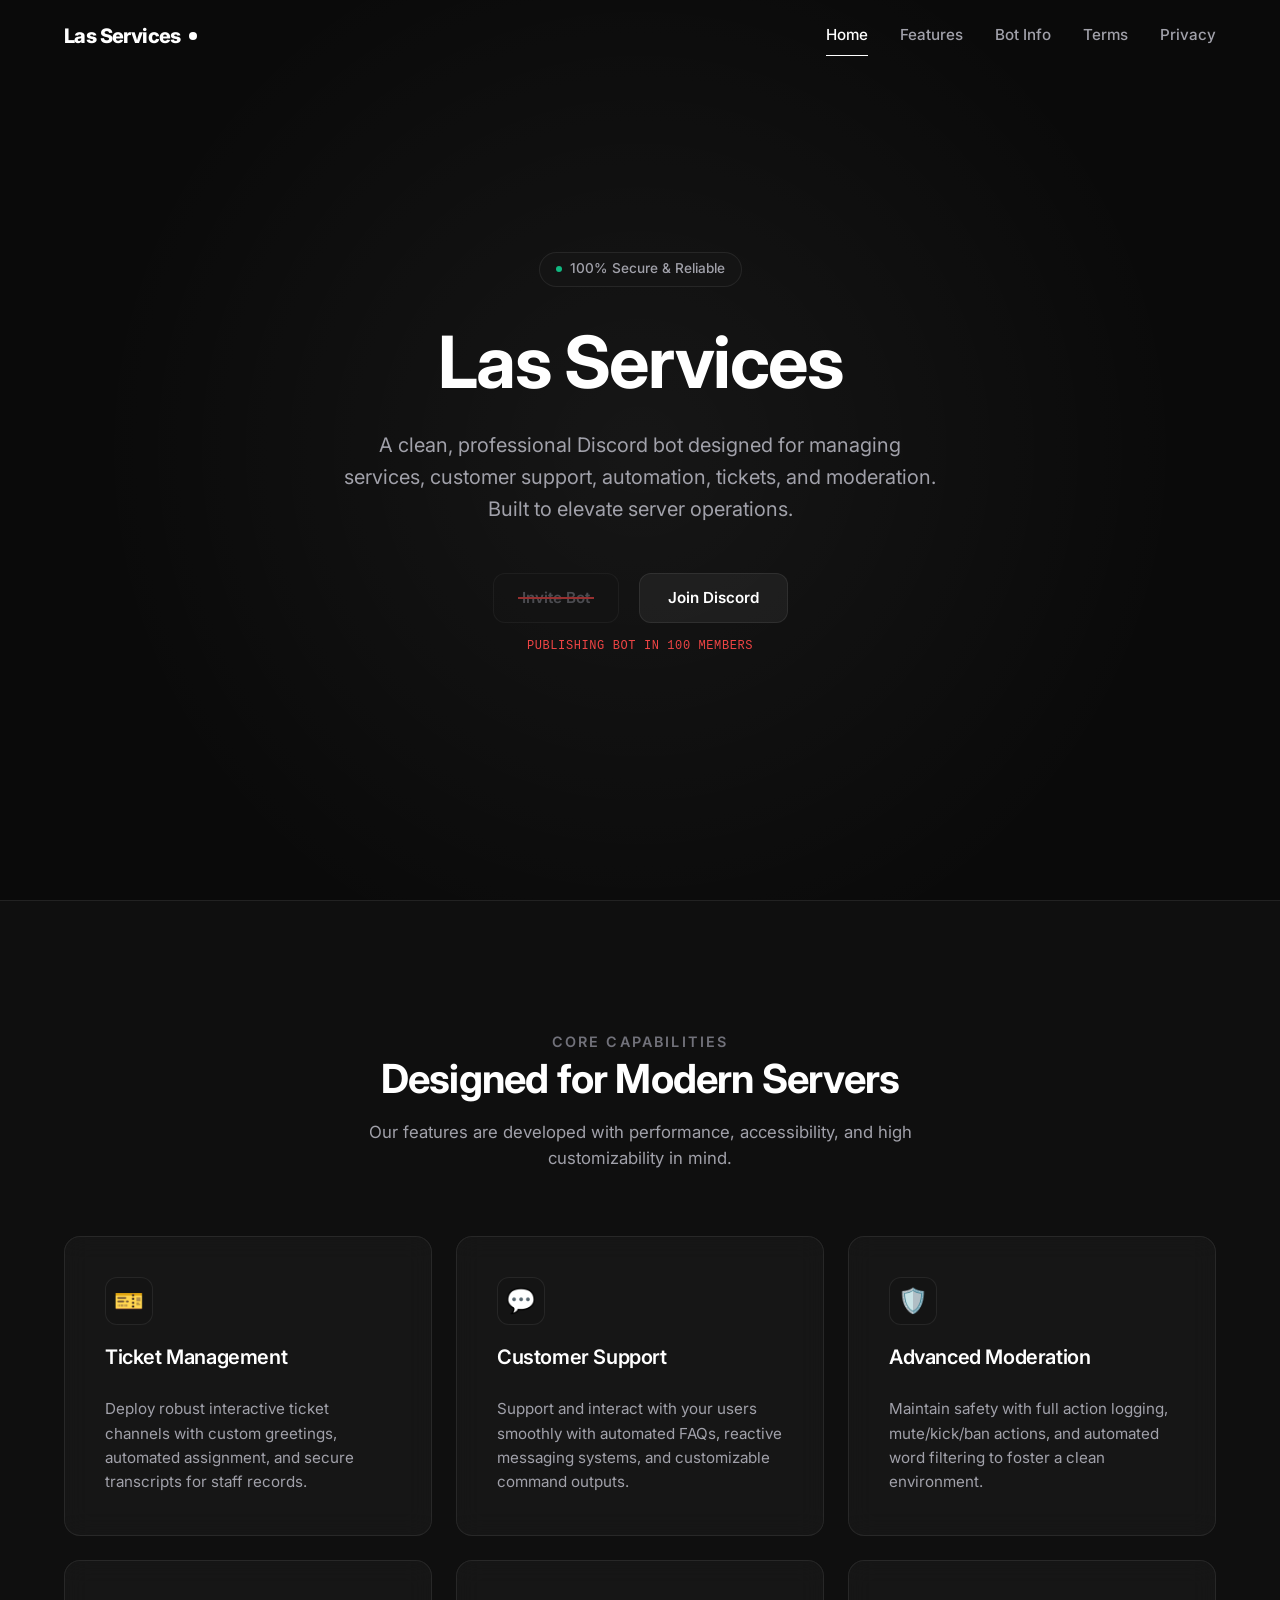
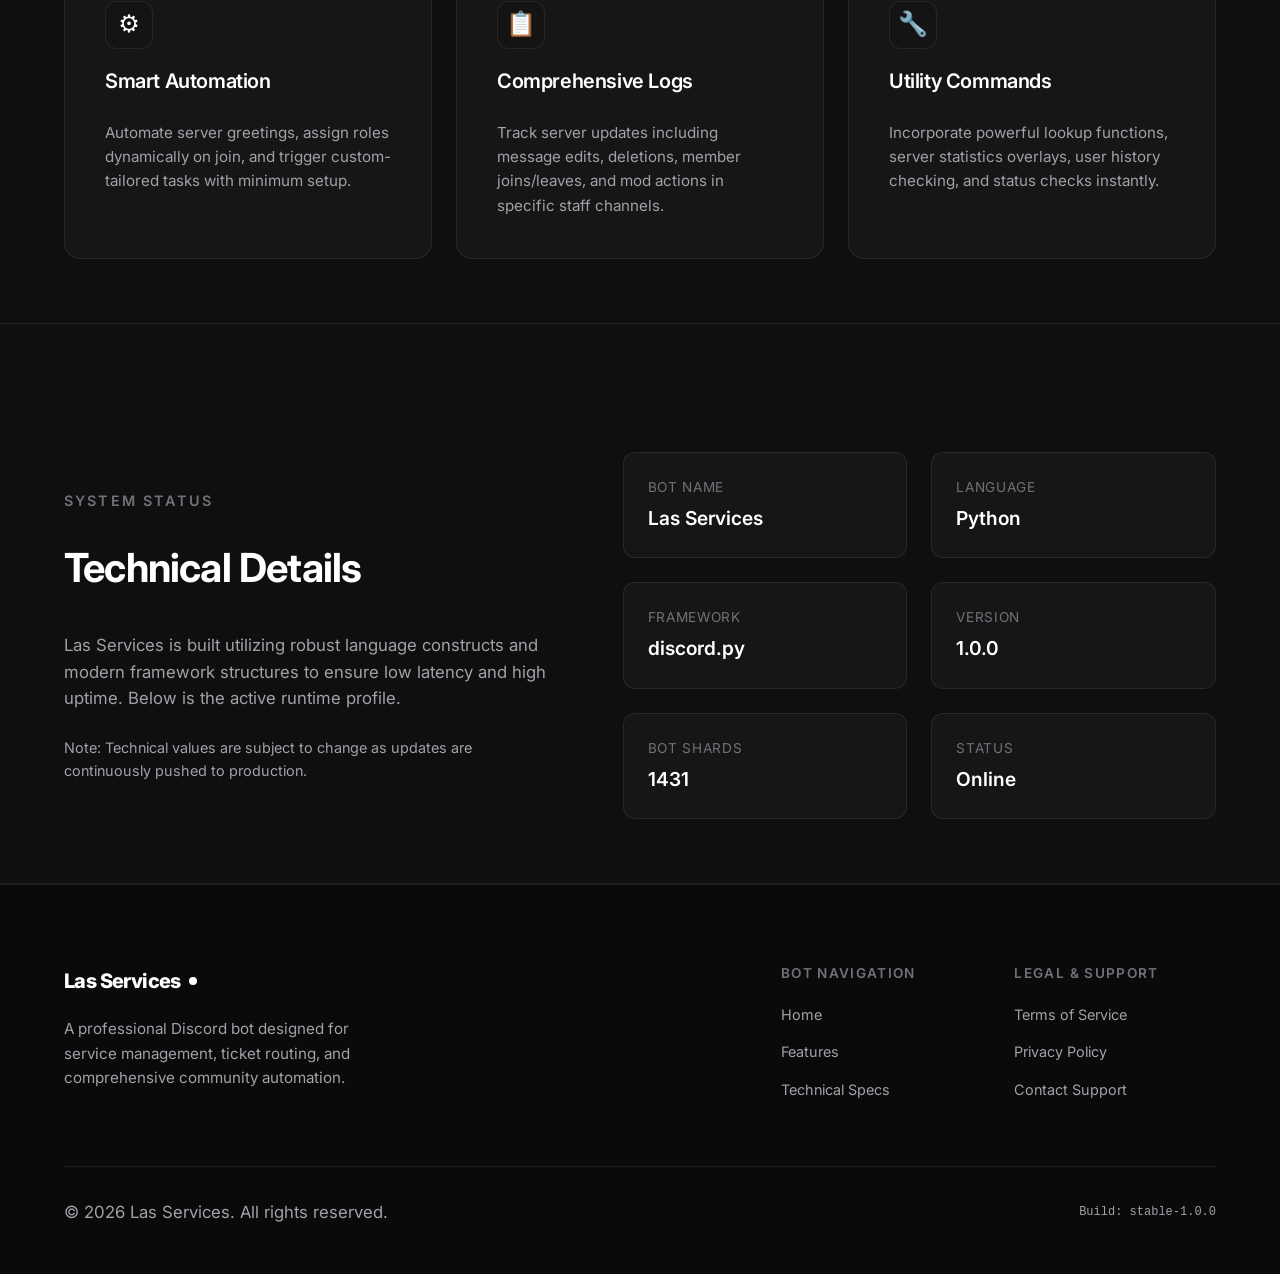
<file: index.html>
<!doctype html>
<html lang="en">
  <head>
    <!-- Primary Meta Tags -->
    <meta charset="UTF-8" />
    <meta name="viewport" content="width=device-width, initial-scale=1.0" />
    <title>Las Services — Official Discord Bot</title>
    <meta name="description" content="Official website for Las Services, a clean and professional Discord bot designed for service management, automation, moderation, and support." />
    <meta name="keywords" content="Discord, bot, Las Services, service bot, discord tickets, server automation, discord moderator" />
    <meta name="author" content="Las Services" />
    <meta name="theme-color" content="#0a0a0c" />

    <!-- Open Graph / Facebook -->
    <meta property="og:type" content="website" />
    <meta property="og:url" content="#" />
    <meta property="og:title" content="Las Services — Official Discord Bot" />
    <meta property="og:description" content="Official website for Las Services, a clean and professional Discord bot designed for service management, automation, moderation, and support." />
    <meta property="og:image" content="#" />

    <!-- Twitter -->
    <meta property="twitter:card" content="summary_large_image" />
    <meta property="twitter:title" content="Las Services — Official Discord Bot" />
    <meta property="twitter:description" content="Official website for Las Services, a clean and professional Discord bot designed for service management, automation, moderation, and support." />

    <!-- Stylesheets -->
    <link rel="stylesheet" href="./style.css" />
  </head>
  <body>

    <!-- Header Navigation -->
    <header class="navbar" id="header">
      <div class="container navbar-container">
        <a href="#home" class="logo" aria-label="Las Services Home">
          <span>Las Services</span><span class="logo-dot"></span>
        </a>
        
        <!-- Mobile Menu Toggle Button -->
        <button class="menu-trigger" aria-expanded="false" aria-controls="nav-links" aria-label="Toggle navigation menu">
          <span></span>
          <span></span>
        </button>

        <nav class="nav-links" id="nav-links">
          <a href="#home" class="nav-link active">Home</a>
          <a href="#features" class="nav-link">Features</a>
          <a href="#info" class="nav-link">Bot Info</a>
          <a href="terms.html" class="nav-link">Terms</a>
          <a href="privacy.html" class="nav-link">Privacy</a>
        </nav>
      </div>
    </header>

    <!-- Main Content -->
    <main>
      
      <!-- Hero Section -->
      <section class="hero section" id="home">
        <div class="container">
          <div class="hero-content">
            <div class="hero-badge reveal">
              <span class="hero-badge-dot"></span>
              <span>100% Secure & Reliable</span>
            </div>
            <h1 class="hero-title reveal">Las Services</h1>
            <p class="hero-description reveal">
              A clean, professional Discord bot designed for managing services, customer support, automation, tickets, and moderation. Built to elevate server operations.
            </p>
            <div class="hero-actions-container reveal">
              <div class="hero-actions">
                <a href="#" class="btn btn-primary btn-disabled" aria-label="Invite Las Services Bot to your server (Temporarily disabled - publishing bot at 100 members)">
                  <span class="strike-text">Invite Bot</span>
                </a>
                <a href="https://discord.gg/xrpjSZcJ5C" target="_blank" rel="noopener noreferrer" class="btn btn-secondary" aria-label="Join our official Discord community support server">Join Discord</a>
              </div>
              <span class="invite-caption">publishing bot in 100 members</span>
            </div>
          </div>
        </div>
      </section>

      <!-- Features Section -->
      <section class="section" id="features" style="background-color: var(--bg-secondary); border-top: 1px solid var(--border-color);">
        <div class="container">
          <div class="section-header reveal">
            <span class="section-subtitle">Core Capabilities</span>
            <h2>Designed for Modern Servers</h2>
            <p>Our features are developed with performance, accessibility, and high customizability in mind.</p>
          </div>

          <div class="features-grid">
            
            <!-- Ticket Management -->
            <div class="feature-card reveal" id="feature-tickets">
              <div class="feature-icon" aria-hidden="true">🎫</div>
              <h3 class="feature-title">Ticket Management</h3>
              <p class="feature-description">
                Deploy robust interactive ticket channels with custom greetings, automated assignment, and secure transcripts for staff records.
              </p>
            </div>

            <!-- Customer Support -->
            <div class="feature-card reveal" id="feature-support">
              <div class="feature-icon" aria-hidden="true">💬</div>
              <h3 class="feature-title">Customer Support</h3>
              <p class="feature-description">
                Support and interact with your users smoothly with automated FAQs, reactive messaging systems, and customizable command outputs.
              </p>
            </div>

            <!-- Moderation -->
            <div class="feature-card reveal" id="feature-moderation">
              <div class="feature-icon" aria-hidden="true">🛡️</div>
              <h3 class="feature-title">Advanced Moderation</h3>
              <p class="feature-description">
                Maintain safety with full action logging, mute/kick/ban actions, and automated word filtering to foster a clean environment.
              </p>
            </div>

            <!-- Automation -->
            <div class="feature-card reveal" id="feature-automation">
              <div class="feature-icon" aria-hidden="true">⚙️</div>
              <h3 class="feature-title">Smart Automation</h3>
              <p class="feature-description">
                Automate server greetings, assign roles dynamically on join, and trigger custom-tailored tasks with minimum setup.
              </p>
            </div>

            <!-- Logging -->
            <div class="feature-card reveal" id="feature-logging">
              <div class="feature-icon" aria-hidden="true">📋</div>
              <h3 class="feature-title">Comprehensive Logs</h3>
              <p class="feature-description">
                Track server updates including message edits, deletions, member joins/leaves, and mod actions in specific staff channels.
              </p>
            </div>

            <!-- Utility Commands -->
            <div class="feature-card reveal" id="feature-utility">
              <div class="feature-icon" aria-hidden="true">🔧</div>
              <h3 class="feature-title">Utility Commands</h3>
              <p class="feature-description">
                Incorporate powerful lookup functions, server statistics overlays, user history checking, and status checks instantly.
              </p>
            </div>

          </div>
        </div>
      </section>

      <!-- Bot Info Section -->
      <section class="section info-section" id="info">
        <div class="container info-container">
          <div class="info-content reveal">
            <span class="section-subtitle">System Status</span>
            <h2>Technical Details</h2>
            <p>
              Las Services is built utilizing robust language constructs and modern framework structures to ensure low latency and high uptime. Below is the active runtime profile.
            </p>
            <p class="text-muted" style="font-size: 0.9rem;">
              Note: Technical values are subject to change as updates are continuously pushed to production.
            </p>
          </div>

          <div class="info-list reveal">
            <div class="info-item">
              <div class="info-label">Bot Name</div>
              <div class="info-value">Las Services</div>
            </div>
            <div class="info-item">
              <div class="info-label">Language</div>
              <div class="info-value">Python</div>
            </div>
            <div class="info-item">
              <div class="info-label">Framework</div>
              <div class="info-value">discord.py</div>
            </div>
            <div class="info-item">
              <div class="info-label">Version</div>
              <div class="info-value">1.0.0</div>
            </div>
            <div class="info-item">
              <div class="info-label">Bot Shards</div>
              <div class="info-value">1431</div>
            </div>
            <div class="info-item">
              <div class="info-label">Status</div>
              <div class="info-value">Online</div>
            </div>
          </div>
        </div>
      </section>

    </main>

    <!-- Footer -->
    <footer class="footer">
      <div class="container">
        <div class="footer-grid">
          <div class="footer-info">
            <a href="#home" class="logo" aria-label="Las Services Home">
              <span>Las Services</span><span class="logo-dot"></span>
            </a>
            <p class="footer-desc text-secondary">
              A professional Discord bot designed for service management, ticket routing, and comprehensive community automation.
            </p>
          </div>
          <div class="footer-links-grid">
            <div>
              <h4 class="footer-links-title">Bot Navigation</h4>
              <ul class="footer-links-list">
                <li><a href="#home" class="footer-link">Home</a></li>
                <li><a href="#features" class="footer-link">Features</a></li>
                <li><a href="#info" class="footer-link">Technical Specs</a></li>
              </ul>
            </div>
            <div>
              <h4 class="footer-links-title">Legal & Support</h4>
              <ul class="footer-links-list">
                <li><a href="terms.html" class="footer-link">Terms of Service</a></li>
                <li><a href="privacy.html" class="footer-link">Privacy Policy</a></li>
                <li><a href="https://discord.gg/xrpjSZcJ5C" target="_blank" rel="noopener noreferrer" class="footer-link">Contact Support</a></li>
              </ul>
            </div>
          </div>
        </div>
        <div class="footer-bottom">
          <p>© 2026 Las Services. All rights reserved.</p>
          <p style="font-family: var(--font-mono); font-size: 0.75rem;">Build: stable-1.0.0</p>
        </div>
      </div>
    </footer>

    <!-- Back to Top Button -->
    <button class="back-to-top" aria-label="Scroll back to top" id="back-to-top">
      <span aria-hidden="true">↑</span>
    </button>

    <!-- Scripts -->
    <script src="./script.js"></script>
  </body>
</html>
</file>
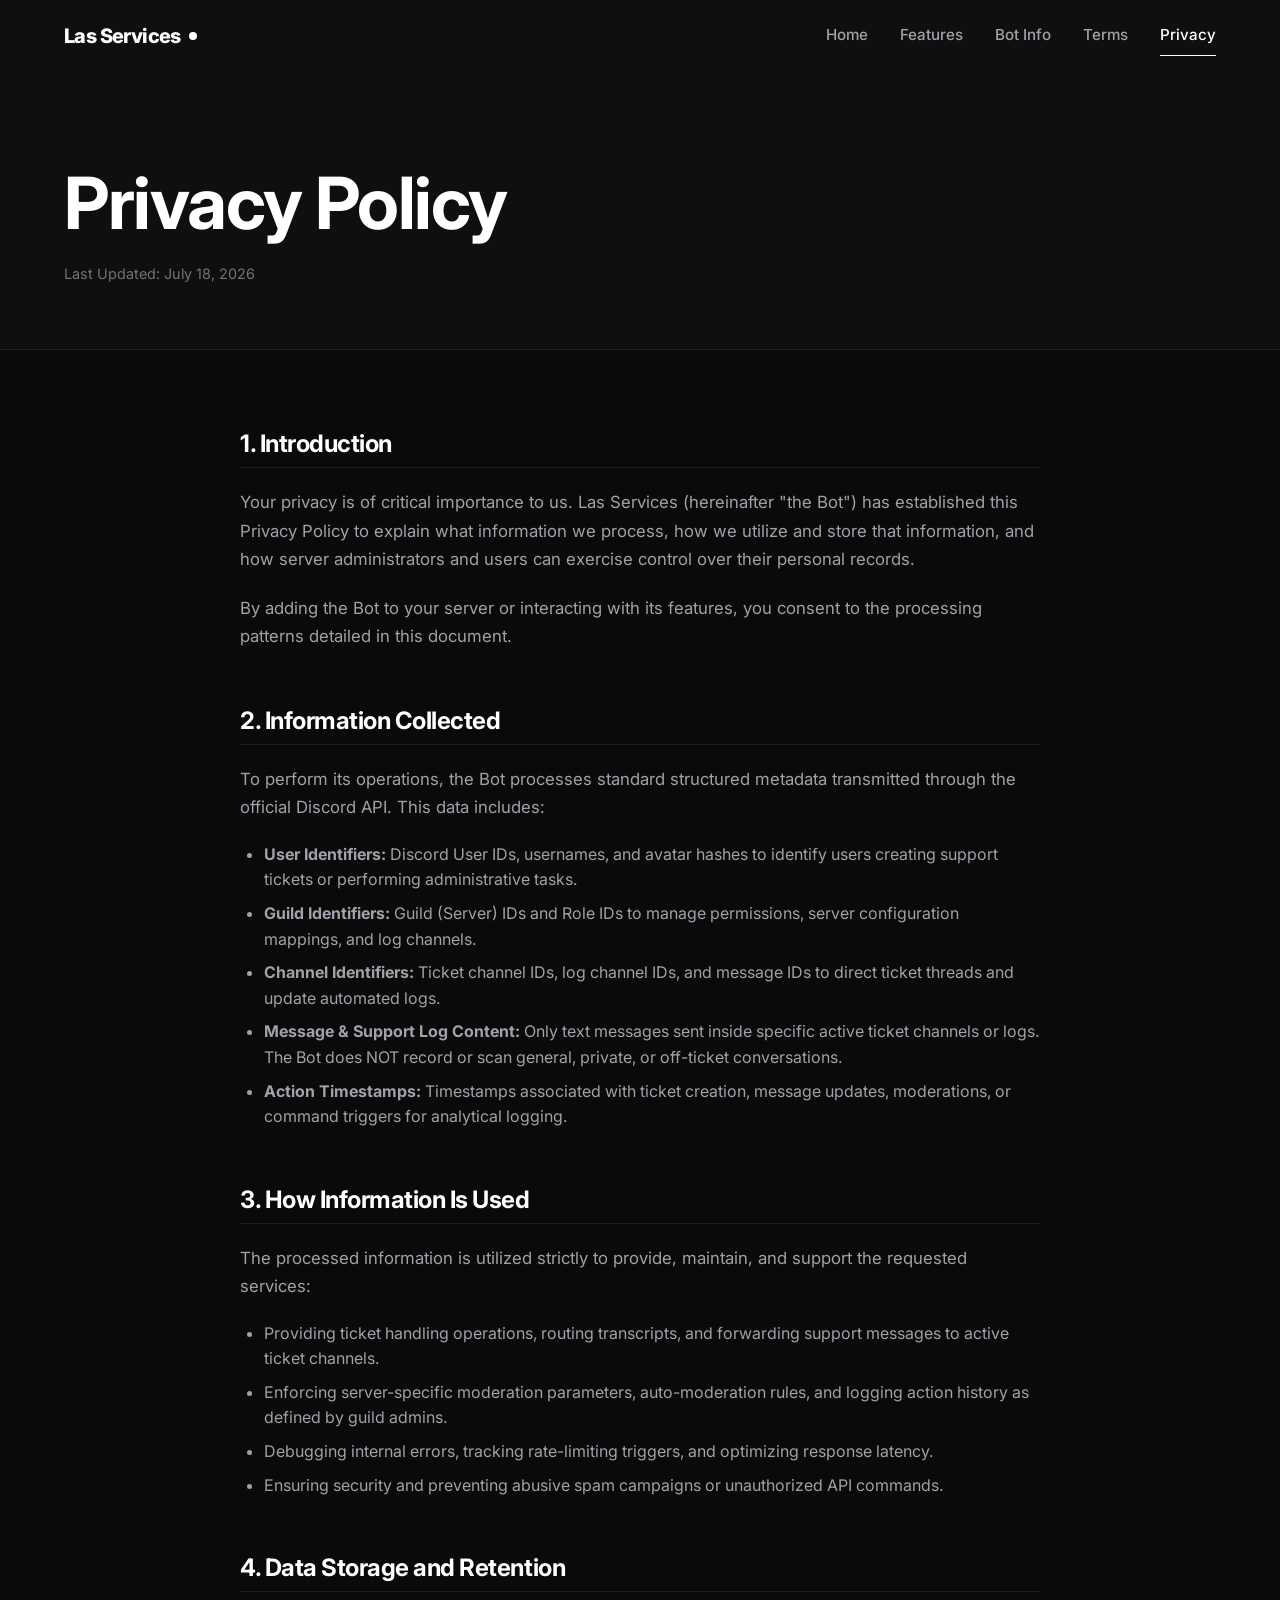
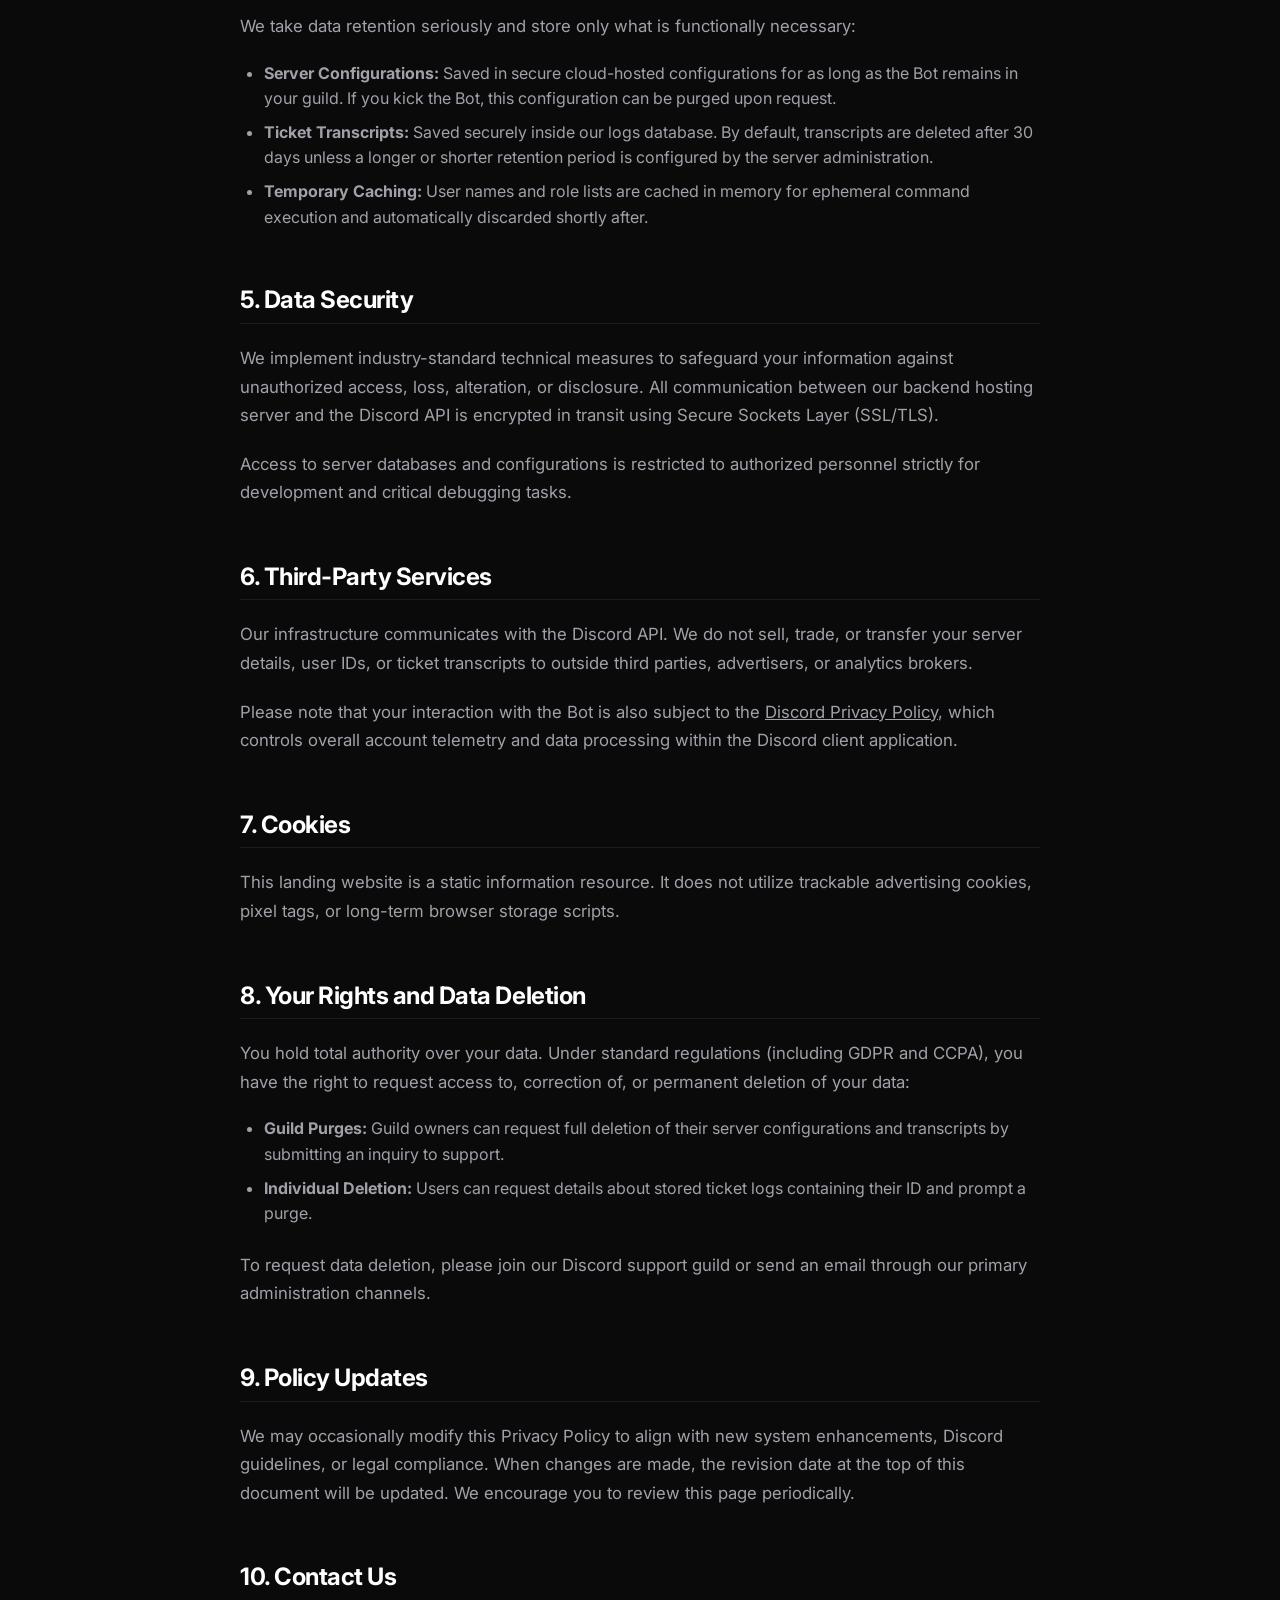
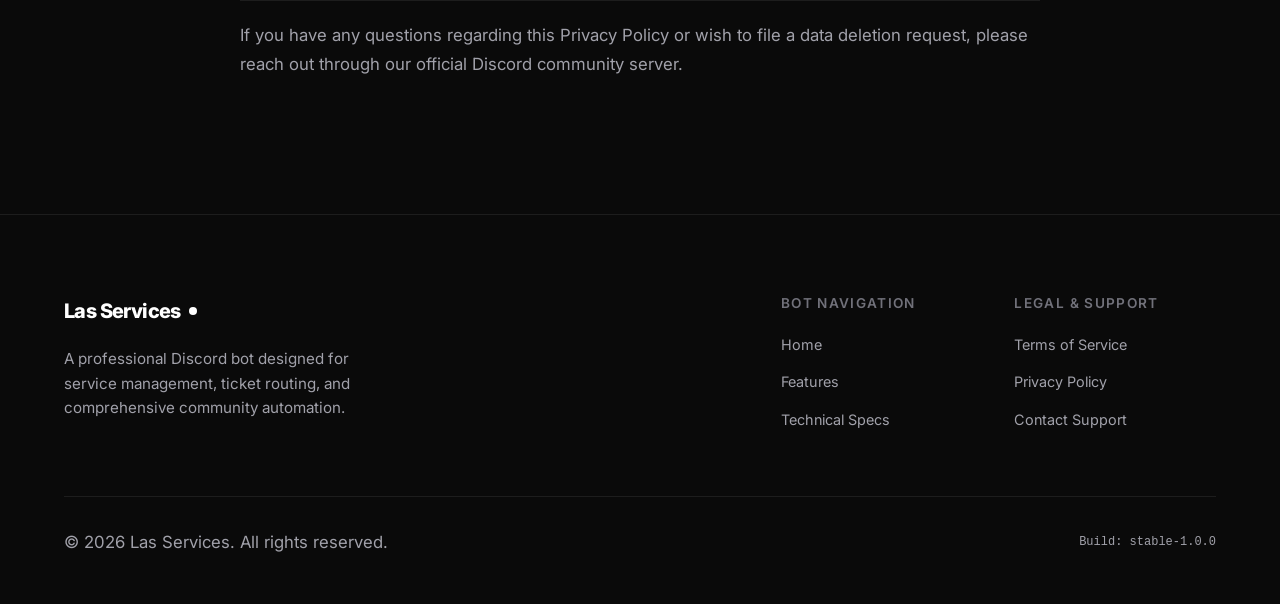
<file: privacy.html>
<!doctype html>
<html lang="en">
  <head>
    <!-- Primary Meta Tags -->
    <meta charset="UTF-8" />
    <meta name="viewport" content="width=device-width, initial-scale=1.0" />
    <title>Privacy Policy — Las Services</title>
    <meta name="description" content="Official Privacy Policy for Las Services. Understand what information we collect, how it is stored, and how you can request data deletion." />
    <meta name="keywords" content="Las Services, privacy policy, bot privacy, discord bot privacy, data deletion request" />
    <meta name="author" content="Las Services" />
    <meta name="theme-color" content="#0a0a0c" />

    <!-- Open Graph / Facebook -->
    <meta property="og:type" content="website" />
    <meta property="og:url" content="privacy.html" />
    <meta property="og:title" content="Privacy Policy — Las Services" />
    <meta property="og:description" content="Official Privacy Policy for Las Services. Understand what information we collect, how it is stored, and how you can request data deletion." />

    <!-- Stylesheets -->
    <link rel="stylesheet" href="./style.css" />
  </head>
  <body>

    <!-- Header Navigation -->
    <header class="navbar" id="header">
      <div class="container navbar-container">
        <a href="index.html#home" class="logo" aria-label="Las Services Home">
          <span>Las Services</span><span class="logo-dot"></span>
        </a>
        
        <!-- Mobile Menu Toggle Button -->
        <button class="menu-trigger" aria-expanded="false" aria-controls="nav-links" aria-label="Toggle navigation menu">
          <span></span>
          <span></span>
        </button>

        <nav class="nav-links" id="nav-links">
          <a href="index.html#home" class="nav-link">Home</a>
          <a href="index.html#features" class="nav-link">Features</a>
          <a href="index.html#info" class="nav-link">Bot Info</a>
          <a href="terms.html" class="nav-link">Terms</a>
          <a href="privacy.html" class="nav-link active">Privacy</a>
        </nav>
      </div>
    </header>

    <!-- Main Content -->
    <main>
      
      <!-- Docs Header -->
      <header class="docs-header">
        <div class="container">
          <h1 class="docs-title">Privacy Policy</h1>
          <p class="docs-meta">Last Updated: July 18, 2026</p>
        </div>
      </header>

      <!-- Docs Body -->
      <article class="docs-body container">
        
        <section class="docs-section">
          <h2>1. Introduction</h2>
          <p>
            Your privacy is of critical importance to us. Las Services (hereinafter "the Bot") has established this Privacy Policy to explain what information we process, how we utilize and store that information, and how server administrators and users can exercise control over their personal records.
          </p>
          <p>
            By adding the Bot to your server or interacting with its features, you consent to the processing patterns detailed in this document.
          </p>
        </section>

        <section class="docs-section">
          <h2>2. Information Collected</h2>
          <p>
            To perform its operations, the Bot processes standard structured metadata transmitted through the official Discord API. This data includes:
          </p>
          <ul>
            <li><strong>User Identifiers:</strong> Discord User IDs, usernames, and avatar hashes to identify users creating support tickets or performing administrative tasks.</li>
            <li><strong>Guild Identifiers:</strong> Guild (Server) IDs and Role IDs to manage permissions, server configuration mappings, and log channels.</li>
            <li><strong>Channel Identifiers:</strong> Ticket channel IDs, log channel IDs, and message IDs to direct ticket threads and update automated logs.</li>
            <li><strong>Message & Support Log Content:</strong> Only text messages sent inside specific active ticket channels or logs. The Bot does NOT record or scan general, private, or off-ticket conversations.</li>
            <li><strong>Action Timestamps:</strong> Timestamps associated with ticket creation, message updates, moderations, or command triggers for analytical logging.</li>
          </ul>
        </section>

        <section class="docs-section">
          <h2>3. How Information Is Used</h2>
          <p>
            The processed information is utilized strictly to provide, maintain, and support the requested services:
          </p>
          <ul>
            <li>Providing ticket handling operations, routing transcripts, and forwarding support messages to active ticket channels.</li>
            <li>Enforcing server-specific moderation parameters, auto-moderation rules, and logging action history as defined by guild admins.</li>
            <li>Debugging internal errors, tracking rate-limiting triggers, and optimizing response latency.</li>
            <li>Ensuring security and preventing abusive spam campaigns or unauthorized API commands.</li>
          </ul>
        </section>

        <section class="docs-section">
          <h2>4. Data Storage and Retention</h2>
          <p>
            We take data retention seriously and store only what is functionally necessary:
          </p>
          <ul>
            <li><strong>Server Configurations:</strong> Saved in secure cloud-hosted configurations for as long as the Bot remains in your guild. If you kick the Bot, this configuration can be purged upon request.</li>
            <li><strong>Ticket Transcripts:</strong> Saved securely inside our logs database. By default, transcripts are deleted after 30 days unless a longer or shorter retention period is configured by the server administration.</li>
            <li><strong>Temporary Caching:</strong> User names and role lists are cached in memory for ephemeral command execution and automatically discarded shortly after.</li>
          </ul>
        </section>

        <section class="docs-section">
          <h2>5. Data Security</h2>
          <p>
            We implement industry-standard technical measures to safeguard your information against unauthorized access, loss, alteration, or disclosure. All communication between our backend hosting server and the Discord API is encrypted in transit using Secure Sockets Layer (SSL/TLS). 
          </p>
          <p>
            Access to server databases and configurations is restricted to authorized personnel strictly for development and critical debugging tasks.
          </p>
        </section>

        <section class="docs-section">
          <h2>6. Third-Party Services</h2>
          <p>
            Our infrastructure communicates with the Discord API. We do not sell, trade, or transfer your server details, user IDs, or ticket transcripts to outside third parties, advertisers, or analytics brokers.
          </p>
          <p>
            Please note that your interaction with the Bot is also subject to the <a href="https://discord.com/privacy" target="_blank" rel="noopener noreferrer" style="text-decoration: underline;">Discord Privacy Policy</a>, which controls overall account telemetry and data processing within the Discord client application.
          </p>
        </section>

        <section class="docs-section">
          <h2>7. Cookies</h2>
          <p>
            This landing website is a static information resource. It does not utilize trackable advertising cookies, pixel tags, or long-term browser storage scripts.
          </p>
        </section>

        <section class="docs-section">
          <h2>8. Your Rights and Data Deletion</h2>
          <p>
            You hold total authority over your data. Under standard regulations (including GDPR and CCPA), you have the right to request access to, correction of, or permanent deletion of your data:
          </p>
          <ul>
            <li><strong>Guild Purges:</strong> Guild owners can request full deletion of their server configurations and transcripts by submitting an inquiry to support.</li>
            <li><strong>Individual Deletion:</strong> Users can request details about stored ticket logs containing their ID and prompt a purge.</li>
          </ul>
          <p>
            To request data deletion, please join our Discord support guild or send an email through our primary administration channels.
          </p>
        </section>

        <section class="docs-section">
          <h2>9. Policy Updates</h2>
          <p>
            We may occasionally modify this Privacy Policy to align with new system enhancements, Discord guidelines, or legal compliance. When changes are made, the revision date at the top of this document will be updated. We encourage you to review this page periodically.
          </p>
        </section>

        <section class="docs-section">
          <h2>10. Contact Us</h2>
          <p>
            If you have any questions regarding this Privacy Policy or wish to file a data deletion request, please reach out through our official Discord community server.
          </p>
        </section>

      </article>
    </main>

    <!-- Footer -->
    <footer class="footer">
      <div class="container">
        <div class="footer-grid">
          <div class="footer-info">
            <a href="index.html#home" class="logo" aria-label="Las Services Home">
              <span>Las Services</span><span class="logo-dot"></span>
            </a>
            <p class="footer-desc text-secondary">
              A professional Discord bot designed for service management, ticket routing, and comprehensive community automation.
            </p>
          </div>
          <div class="footer-links-grid">
            <div>
              <h4 class="footer-links-title">Bot Navigation</h4>
              <ul class="footer-links-list">
                <li><a href="index.html#home" class="footer-link">Home</a></li>
                <li><a href="index.html#features" class="footer-link">Features</a></li>
                <li><a href="index.html#info" class="footer-link">Technical Specs</a></li>
              </ul>
            </div>
            <div>
              <h4 class="footer-links-title">Legal & Support</h4>
              <ul class="footer-links-list">
                <li><a href="terms.html" class="footer-link">Terms of Service</a></li>
                <li><a href="privacy.html" class="footer-link">Privacy Policy</a></li>
                <li><a href="#" class="footer-link">Contact Support</a></li>
              </ul>
            </div>
          </div>
        </div>
        <div class="footer-bottom">
          <p>© 2026 Las Services. All rights reserved.</p>
          <p style="font-family: var(--font-mono); font-size: 0.75rem;">Build: stable-1.0.0</p>
        </div>
      </div>
    </footer>

    <!-- Back to Top Button -->
    <button class="back-to-top" aria-label="Scroll back to top" id="back-to-top">
      <span aria-hidden="true">↑</span>
    </button>

    <!-- Scripts -->
    <script src="./script.js"></script>
  </body>
</html>
</file>
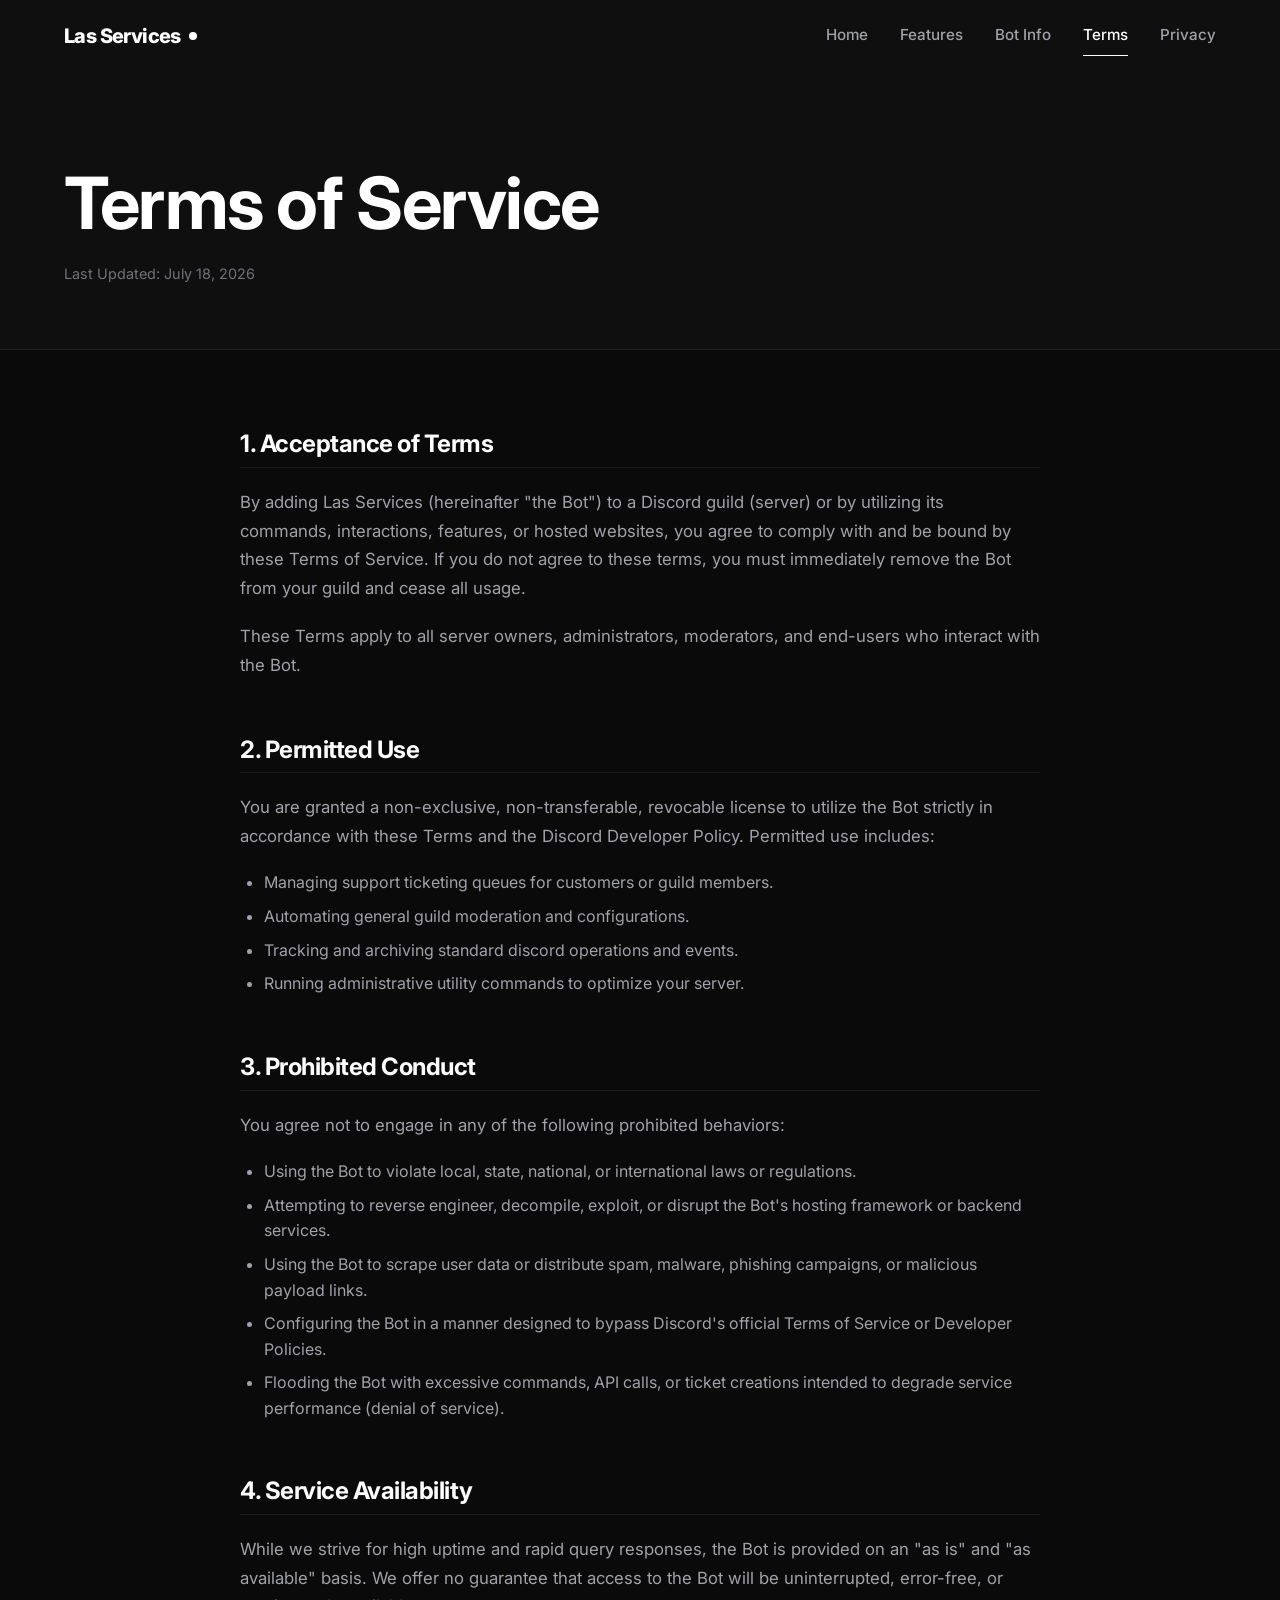
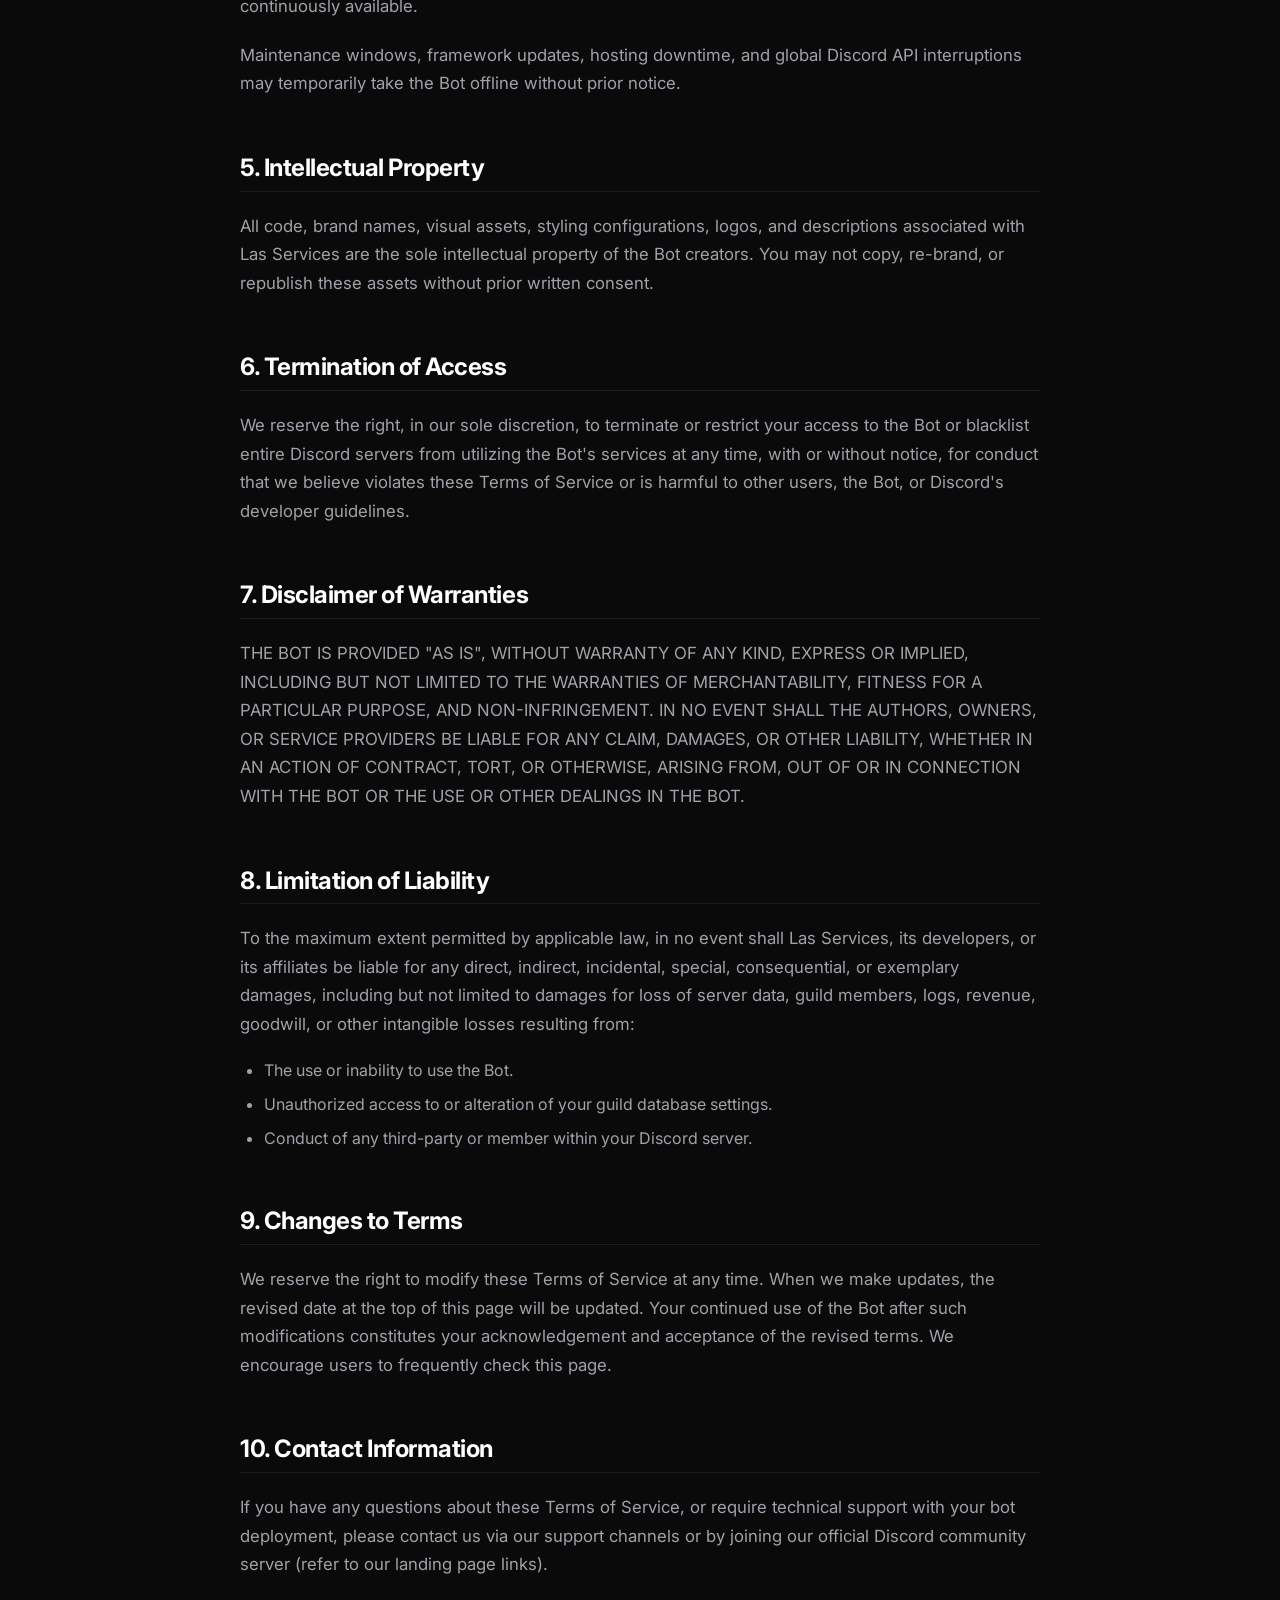
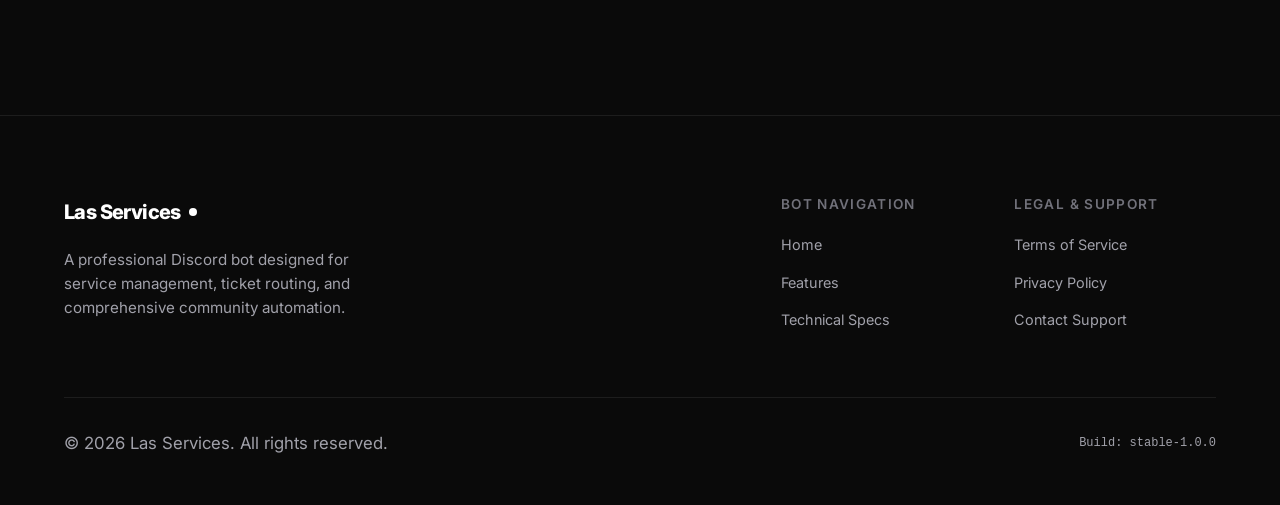
<file: terms.html>
<!doctype html>
<html lang="en">
  <head>
    <!-- Primary Meta Tags -->
    <meta charset="UTF-8" />
    <meta name="viewport" content="width=device-width, initial-scale=1.0" />
    <title>Terms of Service — Las Services</title>
    <meta name="description" content="Official Terms of Service for Las Services. Please review our guidelines on permitted use, bot availability, and limitation of liability." />
    <meta name="keywords" content="Las Services, terms of service, legal, rules, discord bot rules" />
    <meta name="author" content="Las Services" />
    <meta name="theme-color" content="#0a0a0c" />

    <!-- Open Graph / Facebook -->
    <meta property="og:type" content="website" />
    <meta property="og:url" content="terms.html" />
    <meta property="og:title" content="Terms of Service — Las Services" />
    <meta property="og:description" content="Official Terms of Service for Las Services. Please review our guidelines on permitted use, bot availability, and limitation of liability." />

    <!-- Stylesheets -->
    <link rel="stylesheet" href="./style.css" />
  </head>
  <body>

    <!-- Header Navigation -->
    <header class="navbar" id="header">
      <div class="container navbar-container">
        <a href="index.html#home" class="logo" aria-label="Las Services Home">
          <span>Las Services</span><span class="logo-dot"></span>
        </a>
        
        <!-- Mobile Menu Toggle Button -->
        <button class="menu-trigger" aria-expanded="false" aria-controls="nav-links" aria-label="Toggle navigation menu">
          <span></span>
          <span></span>
        </button>

        <nav class="nav-links" id="nav-links">
          <a href="index.html#home" class="nav-link">Home</a>
          <a href="index.html#features" class="nav-link">Features</a>
          <a href="index.html#info" class="nav-link">Bot Info</a>
          <a href="terms.html" class="nav-link active">Terms</a>
          <a href="privacy.html" class="nav-link">Privacy</a>
        </nav>
      </div>
    </header>

    <!-- Main Content -->
    <main>
      
      <!-- Docs Header -->
      <header class="docs-header">
        <div class="container">
          <h1 class="docs-title">Terms of Service</h1>
          <p class="docs-meta">Last Updated: July 18, 2026</p>
        </div>
      </header>

      <!-- Docs Body -->
      <article class="docs-body container">
        
        <section class="docs-section">
          <h2>1. Acceptance of Terms</h2>
          <p>
            By adding Las Services (hereinafter "the Bot") to a Discord guild (server) or by utilizing its commands, interactions, features, or hosted websites, you agree to comply with and be bound by these Terms of Service. If you do not agree to these terms, you must immediately remove the Bot from your guild and cease all usage.
          </p>
          <p>
            These Terms apply to all server owners, administrators, moderators, and end-users who interact with the Bot.
          </p>
        </section>

        <section class="docs-section">
          <h2>2. Permitted Use</h2>
          <p>
            You are granted a non-exclusive, non-transferable, revocable license to utilize the Bot strictly in accordance with these Terms and the Discord Developer Policy. Permitted use includes:
          </p>
          <ul>
            <li>Managing support ticketing queues for customers or guild members.</li>
            <li>Automating general guild moderation and configurations.</li>
            <li>Tracking and archiving standard discord operations and events.</li>
            <li>Running administrative utility commands to optimize your server.</li>
          </ul>
        </section>

        <section class="docs-section">
          <h2>3. Prohibited Conduct</h2>
          <p>
            You agree not to engage in any of the following prohibited behaviors:
          </p>
          <ul>
            <li>Using the Bot to violate local, state, national, or international laws or regulations.</li>
            <li>Attempting to reverse engineer, decompile, exploit, or disrupt the Bot's hosting framework or backend services.</li>
            <li>Using the Bot to scrape user data or distribute spam, malware, phishing campaigns, or malicious payload links.</li>
            <li>Configuring the Bot in a manner designed to bypass Discord's official Terms of Service or Developer Policies.</li>
            <li>Flooding the Bot with excessive commands, API calls, or ticket creations intended to degrade service performance (denial of service).</li>
          </ul>
        </section>

        <section class="docs-section">
          <h2>4. Service Availability</h2>
          <p>
            While we strive for high uptime and rapid query responses, the Bot is provided on an "as is" and "as available" basis. We offer no guarantee that access to the Bot will be uninterrupted, error-free, or continuously available. 
          </p>
          <p>
            Maintenance windows, framework updates, hosting downtime, and global Discord API interruptions may temporarily take the Bot offline without prior notice.
          </p>
        </section>

        <section class="docs-section">
          <h2>5. Intellectual Property</h2>
          <p>
            All code, brand names, visual assets, styling configurations, logos, and descriptions associated with Las Services are the sole intellectual property of the Bot creators. You may not copy, re-brand, or republish these assets without prior written consent.
          </p>
        </section>

        <section class="docs-section">
          <h2>6. Termination of Access</h2>
          <p>
            We reserve the right, in our sole discretion, to terminate or restrict your access to the Bot or blacklist entire Discord servers from utilizing the Bot's services at any time, with or without notice, for conduct that we believe violates these Terms of Service or is harmful to other users, the Bot, or Discord's developer guidelines.
          </p>
        </section>

        <section class="docs-section">
          <h2>7. Disclaimer of Warranties</h2>
          <p>
            THE BOT IS PROVIDED "AS IS", WITHOUT WARRANTY OF ANY KIND, EXPRESS OR IMPLIED, INCLUDING BUT NOT LIMITED TO THE WARRANTIES OF MERCHANTABILITY, FITNESS FOR A PARTICULAR PURPOSE, AND NON-INFRINGEMENT. IN NO EVENT SHALL THE AUTHORS, OWNERS, OR SERVICE PROVIDERS BE LIABLE FOR ANY CLAIM, DAMAGES, OR OTHER LIABILITY, WHETHER IN AN ACTION OF CONTRACT, TORT, OR OTHERWISE, ARISING FROM, OUT OF OR IN CONNECTION WITH THE BOT OR THE USE OR OTHER DEALINGS IN THE BOT.
          </p>
        </section>

        <section class="docs-section">
          <h2>8. Limitation of Liability</h2>
          <p>
            To the maximum extent permitted by applicable law, in no event shall Las Services, its developers, or its affiliates be liable for any direct, indirect, incidental, special, consequential, or exemplary damages, including but not limited to damages for loss of server data, guild members, logs, revenue, goodwill, or other intangible losses resulting from:
          </p>
          <ul>
            <li>The use or inability to use the Bot.</li>
            <li>Unauthorized access to or alteration of your guild database settings.</li>
            <li>Conduct of any third-party or member within your Discord server.</li>
          </ul>
        </section>

        <section class="docs-section">
          <h2>9. Changes to Terms</h2>
          <p>
            We reserve the right to modify these Terms of Service at any time. When we make updates, the revised date at the top of this page will be updated. Your continued use of the Bot after such modifications constitutes your acknowledgement and acceptance of the revised terms. We encourage users to frequently check this page.
          </p>
        </section>

        <section class="docs-section">
          <h2>10. Contact Information</h2>
          <p>
            If you have any questions about these Terms of Service, or require technical support with your bot deployment, please contact us via our support channels or by joining our official Discord community server (refer to our landing page links).
          </p>
        </section>

      </article>
    </main>

    <!-- Footer -->
    <footer class="footer">
      <div class="container">
        <div class="footer-grid">
          <div class="footer-info">
            <a href="index.html#home" class="logo" aria-label="Las Services Home">
              <span>Las Services</span><span class="logo-dot"></span>
            </a>
            <p class="footer-desc text-secondary">
              A professional Discord bot designed for service management, ticket routing, and comprehensive community automation.
            </p>
          </div>
          <div class="footer-links-grid">
            <div>
              <h4 class="footer-links-title">Bot Navigation</h4>
              <ul class="footer-links-list">
                <li><a href="index.html#home" class="footer-link">Home</a></li>
                <li><a href="index.html#features" class="footer-link">Features</a></li>
                <li><a href="index.html#info" class="footer-link">Technical Specs</a></li>
              </ul>
            </div>
            <div>
              <h4 class="footer-links-title">Legal & Support</h4>
              <ul class="footer-links-list">
                <li><a href="terms.html" class="footer-link">Terms of Service</a></li>
                <li><a href="privacy.html" class="footer-link">Privacy Policy</a></li>
                <li><a href="#" class="footer-link">Contact Support</a></li>
              </ul>
            </div>
          </div>
        </div>
        <div class="footer-bottom">
          <p>© 2026 Las Services. All rights reserved.</p>
          <p style="font-family: var(--font-mono); font-size: 0.75rem;">Build: stable-1.0.0</p>
        </div>
      </div>
    </footer>

    <!-- Back to Top Button -->
    <button class="back-to-top" aria-label="Scroll back to top" id="back-to-top">
      <span aria-hidden="true">↑</span>
    </button>

    <!-- Scripts -->
    <script src="./script.js"></script>
  </body>
</html>
</file>
<file: style.css>
/*
 * Las Services - Official Discord Bot Website
 * Premium Minimalistic Dark Theme CSS
 */

@import url('https://fonts.googleapis.com/css2?family=Inter:wght@300;400;500;600;700&display=swap');

:root {
  /* Colors */
  --bg-primary: #0A0A0A;
  --bg-secondary: #0F0F0F;
  --bg-tertiary: #141414;
  --bg-glass: rgba(255, 255, 255, 0.03);
  --bg-glass-hover: rgba(255, 255, 255, 0.06);
  
  --border-color: rgba(255, 255, 255, 0.08);
  --border-hover: rgba(255, 255, 255, 0.15);
  --border-active: rgba(255, 255, 255, 0.3);
  
  --text-primary: #FFFFFF;
  --text-secondary: #A1A1AA;
  --text-muted: #71717A;
  
  --accent: #FFFFFF;
  --accent-inverse: #000000;
  --accent-glow: rgba(255, 255, 255, 0.05);
  --error: #EF4444;
  --success: #10B981;
  
  /* Typography */
  --font-family: 'Inter', system-ui, -apple-system, BlinkMacSystemFont, "Segoe UI", Roboto, "Helvetica Neue", Arial, sans-serif;
  --font-mono: ui-monospace, SFMono-Regular, Menlo, Monaco, Consolas, monospace;
  
  /* Layout */
  --max-width: 1200px;
  --header-height: 72px;
  --radius-sm: 6px;
  --radius-md: 12px;
  --radius-lg: 16px;
  --radius-full: 9999px;
  
  /* Animation */
  --transition-fast: 150ms cubic-bezier(0.4, 0, 0.2, 1);
  --transition-normal: 300ms cubic-bezier(0.16, 1, 0.3, 1);
  --transition-slow: 500ms cubic-bezier(0.16, 1, 0.3, 1);
}

/* Reset & Base Styles */
*, *::before, *::after {
  box-sizing: border-box;
  margin: 0;
  padding: 0;
}

html {
  scroll-behavior: smooth;
  -webkit-text-size-adjust: 100%;
  font-family: var(--font-family);
  background-color: var(--bg-primary);
  color: var(--text-primary);
  line-height: 1.6;
}

body {
  min-height: 100vh;
  overflow-x: hidden;
  text-rendering: optimizeLegibility;
  -webkit-font-smoothing: antialiased;
  -moz-osx-font-smoothing: grayscale;
}

/* Custom Scrollbar */
::-webkit-scrollbar {
  width: 8px;
  height: 8px;
}

::-webkit-scrollbar-track {
  background: var(--bg-primary);
}

::-webkit-scrollbar-thumb {
  background: var(--bg-tertiary);
  border-radius: var(--radius-full);
  border: 2px solid var(--bg-primary);
}

::-webkit-scrollbar-thumb:hover {
  background: var(--text-muted);
}

/* Selection */
::selection {
  background-color: var(--text-primary);
  color: var(--bg-primary);
}

/* Focus styles */
*:focus-visible {
  outline: 2px solid var(--accent);
  outline-offset: 4px;
}

/* Typography elements */
h1, h2, h3, h4, h5, h6 {
  font-weight: 700;
  line-height: 1.2;
  color: var(--text-primary);
  letter-spacing: -0.02em;
}

h1 {
  font-size: clamp(2.5rem, 6vw, 4.5rem);
}

h2 {
  font-size: clamp(1.8rem, 4vw, 2.5rem);
  margin-bottom: 1rem;
}

h3 {
  font-size: clamp(1.3rem, 2.5vw, 1.6rem);
  margin-bottom: 0.5rem;
}

p {
  color: var(--text-secondary);
  font-size: 1.05rem;
}

a {
  color: inherit;
  text-decoration: none;
  transition: var(--transition-fast);
}

/* Layout Utilities */
.container {
  width: 100%;
  max-width: var(--max-width);
  margin: 0 auto;
  padding: 0 1.5rem;
}

.section {
  padding: 8rem 0 4rem 0;
  position: relative;
}

/* Navbar */
.navbar {
  position: fixed;
  top: 0;
  left: 0;
  width: 100%;
  height: var(--header-height);
  z-index: 1000;
  transition: var(--transition-normal);
  border-bottom: 1px solid transparent;
}

.navbar.scrolled {
  background-color: var(--bg-glass);
  backdrop-filter: blur(12px);
  -webkit-backdrop-filter: blur(12px);
  border-bottom: 1px solid var(--border-color);
  height: 64px;
}

.navbar-container {
  display: flex;
  align-items: center;
  justify-content: space-between;
  height: 100%;
}

.logo {
  font-weight: 800;
  font-size: 1.25rem;
  letter-spacing: -0.03em;
  display: flex;
  align-items: center;
  gap: 0.5rem;
  z-index: 1001;
}

.logo-dot {
  width: 8px;
  height: 8px;
  background-color: var(--accent);
  border-radius: 50%;
  display: inline-block;
}

.nav-links {
  display: flex;
  align-items: center;
  gap: 2rem;
}

.nav-link {
  font-size: 0.95rem;
  font-weight: 500;
  color: var(--text-secondary);
  position: relative;
  padding: 0.5rem 0;
}

.nav-link:hover,
.nav-link.active {
  color: var(--text-primary);
}

.nav-link::after {
  content: '';
  position: absolute;
  bottom: 0;
  left: 0;
  width: 100%;
  height: 1px;
  background-color: var(--accent);
  transform: scaleX(0);
  transform-origin: right;
  transition: transform 0.3s cubic-bezier(0.16, 1, 0.3, 1);
}

.nav-link:hover::after,
.nav-link.active::after {
  transform: scaleX(1);
  transform-origin: left;
}

/* Mobile Menu Trigger */
.menu-trigger {
  display: none;
  background: none;
  border: none;
  cursor: pointer;
  z-index: 1001;
  width: 32px;
  height: 32px;
  position: relative;
}

.menu-trigger span {
  display: block;
  width: 20px;
  height: 2px;
  background-color: var(--text-primary);
  position: absolute;
  left: 6px;
  transition: var(--transition-normal);
}

.menu-trigger span:nth-child(1) { top: 11px; }
.menu-trigger span:nth-child(2) { top: 19px; }

.menu-trigger.active span:nth-child(1) {
  transform: translateY(4px) rotate(45deg);
}

.menu-trigger.active span:nth-child(2) {
  transform: translateY(-4px) rotate(-45deg);
}

/* Buttons */
.btn {
  display: inline-flex;
  align-items: center;
  justify-content: center;
  gap: 0.75rem;
  font-weight: 600;
  font-size: 0.95rem;
  padding: 0.75rem 1.75rem;
  border-radius: var(--radius-md);
  cursor: pointer;
  transition: var(--transition-normal);
  position: relative;
  overflow: hidden;
  border: 1px solid transparent;
}

.btn-primary {
  background-color: var(--accent);
  color: var(--accent-inverse);
}

.btn-primary:hover {
  background-color: #e4e4e7;
  transform: translateY(-2px);
  box-shadow: 0 10px 20px rgba(255, 255, 255, 0.05);
}

.btn-secondary {
  background-color: rgba(255, 255, 255, 0.05);
  border-color: var(--border-color);
  color: var(--text-primary);
}

.btn-secondary:hover {
  background-color: rgba(255, 255, 255, 0.1);
  border-color: var(--border-hover);
  transform: translateY(-2px);
}

/* Button Ripple Animation */
.ripple {
  position: absolute;
  background: rgba(255, 255, 255, 0.25);
  border-radius: 50%;
  transform: scale(0);
  animation: ripple-effect 600ms linear;
  pointer-events: none;
}

@keyframes ripple-effect {
  to {
    transform: scale(4);
    opacity: 0;
  }
}

/* Hero Section */
.hero {
  min-height: 100vh;
  display: flex;
  align-items: center;
  justify-content: center;
  padding-top: var(--header-height);
  position: relative;
  overflow: hidden;
}

/* Ambient Radial Glow Background from Elegant Dark */
.hero::before {
  content: '';
  position: absolute;
  top: 50%;
  left: 50%;
  transform: translate(-50%, -50%);
  width: 100%;
  height: 100%;
  background: radial-gradient(circle at 50% 50%, rgba(255, 255, 255, 0.05) 0%, transparent 70%);
  pointer-events: none;
}

.hero-content {
  text-align: center;
  max-width: 800px;
  margin: 0 auto;
}

.hero-badge {
  display: inline-flex;
  align-items: center;
  gap: 0.5rem;
  background-color: var(--bg-tertiary);
  border: 1px solid var(--border-color);
  padding: 0.35rem 1rem;
  border-radius: var(--radius-full);
  font-size: 0.85rem;
  font-weight: 500;
  color: var(--text-secondary);
  margin-bottom: 2rem;
}

.hero-badge-dot {
  width: 6px;
  height: 6px;
  background-color: var(--success);
  border-radius: 50%;
}

.hero-title {
  margin-bottom: 1.5rem;
  animation: fade-in-up 0.8s var(--transition-slow);
}

.hero-description {
  font-size: clamp(1.1rem, 2.5vw, 1.25rem);
  color: var(--text-secondary);
  margin-bottom: 3rem;
  max-width: 600px;
  margin-left: auto;
  margin-right: auto;
  animation: fade-in-up 1s var(--transition-slow);
}

.hero-actions {
  display: flex;
  justify-content: center;
  gap: 1.25rem;
  animation: fade-in-up 1.2s var(--transition-slow);
}

/* Cards & Sections Grid */
.section-header {
  text-align: center;
  max-width: 600px;
  margin: 0 auto 4rem auto;
}

.section-subtitle {
  font-size: 0.9rem;
  text-transform: uppercase;
  letter-spacing: 0.15em;
  color: var(--text-muted);
  margin-bottom: 0.5rem;
  font-weight: 600;
}

.features-grid {
  display: grid;
  grid-template-columns: repeat(auto-fit, minmax(320px, 1fr));
  gap: 1.5rem;
}

/* Custom Feature Cards */
.feature-card {
  background-color: var(--bg-glass);
  backdrop-filter: blur(12px);
  -webkit-backdrop-filter: blur(12px);
  border: 1px solid var(--border-color);
  padding: 2.5rem;
  border-radius: var(--radius-lg);
  transition: background-color var(--transition-normal), border-color var(--transition-normal), transform var(--transition-normal), box-shadow var(--transition-normal);
  display: flex;
  flex-direction: column;
  gap: 1.25rem;
}

.feature-card:hover {
  background-color: var(--bg-glass-hover);
  border-color: var(--border-hover);
  transform: translateY(-4px);
  box-shadow: 0 20px 40px rgba(0, 0, 0, 0.4);
}

.feature-icon {
  width: 48px;
  height: 48px;
  background-color: var(--bg-tertiary);
  border: 1px solid var(--border-color);
  border-radius: var(--radius-md);
  display: flex;
  align-items: center;
  justify-content: center;
  font-size: 1.5rem;
  color: var(--text-primary);
  transition: var(--transition-normal);
}

.feature-card:hover .feature-icon {
  border-color: var(--border-active);
  background-color: var(--bg-primary);
}

.feature-title {
  font-size: 1.25rem;
  font-weight: 600;
}

.feature-description {
  color: var(--text-secondary);
  font-size: 0.95rem;
  line-height: 1.6;
}

/* Bot Info Section */
.info-section {
  background-color: var(--bg-secondary);
  border-top: 1px solid var(--border-color);
  border-bottom: 1px solid var(--border-color);
}

.info-container {
  display: grid;
  grid-template-columns: 1fr 1.2fr;
  gap: 4rem;
  align-items: center;
}

.info-content {
  display: flex;
  flex-direction: column;
  gap: 1.5rem;
}

.info-list {
  display: grid;
  grid-template-columns: repeat(2, 1fr);
  gap: 1.5rem;
}

.info-item {
  background-color: var(--bg-glass);
  border: 1px solid var(--border-color);
  padding: 1.5rem;
  border-radius: var(--radius-md);
  transition: var(--transition-normal);
}

.info-item:hover {
  border-color: var(--border-hover);
}

.info-label {
  font-size: 0.85rem;
  color: var(--text-muted);
  text-transform: uppercase;
  letter-spacing: 0.05em;
  margin-bottom: 0.25rem;
}

.info-value {
  font-size: 1.2rem;
  font-weight: 600;
  color: var(--text-primary);
}

.info-value.editable {
  font-family: var(--font-mono);
  font-size: 1.05rem;
  color: var(--text-secondary);
  background: rgba(255, 255, 255, 0.03);
  padding: 0.1rem 0.4rem;
  border-radius: var(--radius-sm);
  border: 1px dashed rgba(255, 255, 255, 0.15);
  display: inline-block;
}

/* Static Docs / Policy Page Formatting */
.docs-header {
  padding: 10rem 0 4rem 0;
  border-bottom: 1px solid var(--border-color);
  background-color: var(--bg-secondary);
}

.docs-title {
  margin-bottom: 1rem;
}

.docs-meta {
  color: var(--text-muted);
  font-size: 0.9rem;
}

.docs-body {
  padding: 5rem 0;
  max-width: 800px;
  margin: 0 auto;
}

.docs-section {
  margin-bottom: 3.5rem;
}

.docs-section h2 {
  font-size: 1.5rem;
  margin-bottom: 1.25rem;
  padding-bottom: 0.5rem;
  border-bottom: 1px solid var(--border-color);
  color: var(--text-primary);
}

.docs-section p {
  margin-bottom: 1.25rem;
  line-height: 1.7;
}

.docs-section ul, .docs-section ol {
  margin-bottom: 1.5rem;
  padding-left: 1.5rem;
  color: var(--text-secondary);
}

.docs-section li {
  margin-bottom: 0.5rem;
}

/* Footer */
.footer {
  background-color: var(--bg-primary);
  border-top: 1px solid var(--border-color);
  padding: 5rem 0 3rem 0;
}

.footer-grid {
  display: grid;
  grid-template-columns: 1.5fr 1fr;
  gap: 4rem;
  margin-bottom: 4rem;
}

.footer-info {
  display: flex;
  flex-direction: column;
  gap: 1.25rem;
}

.footer-desc {
  font-size: 0.95rem;
  max-width: 320px;
}

.footer-links-grid {
  display: grid;
  grid-template-columns: repeat(2, 1fr);
  gap: 2rem;
}

.footer-links-title {
  font-size: 0.85rem;
  text-transform: uppercase;
  letter-spacing: 0.1em;
  color: var(--text-muted);
  margin-bottom: 1.25rem;
  font-weight: 600;
}

.footer-links-list {
  list-style: none;
  display: flex;
  flex-direction: column;
  gap: 0.75rem;
}

.footer-link {
  font-size: 0.9rem;
  color: var(--text-secondary);
}

.footer-link:hover {
  color: var(--text-primary);
}

.footer-bottom {
  display: flex;
  align-items: center;
  justify-content: space-between;
  padding-top: 2rem;
  border-top: 1px solid var(--border-color);
  font-size: 0.85rem;
  color: var(--text-muted);
}

/* Reveal Scroll Trigger */
.reveal {
  opacity: 0;
  transform: translateY(30px);
  transition: opacity 0.8s cubic-bezier(0.16, 1, 0.3, 1), transform 0.8s cubic-bezier(0.16, 1, 0.3, 1);
}

.reveal.active {
  opacity: 1;
  transform: translateY(0);
}

/* Back to Top Button */
.back-to-top {
  position: fixed;
  bottom: 2rem;
  right: 2rem;
  width: 44px;
  height: 44px;
  background-color: var(--bg-tertiary);
  border: 1px solid var(--border-color);
  border-radius: var(--radius-md);
  color: var(--text-primary);
  display: flex;
  align-items: center;
  justify-content: center;
  cursor: pointer;
  z-index: 99;
  opacity: 0;
  visibility: hidden;
  transition: var(--transition-normal);
}

.back-to-top.visible {
  opacity: 1;
  visibility: visible;
}

.back-to-top:hover {
  background-color: var(--accent);
  color: var(--accent-inverse);
  transform: translateY(-2px);
}

/* Keyboard / Screen reader utilities */
.sr-only {
  position: absolute;
  width: 1px;
  height: 1px;
  padding: 0;
  margin: -1px;
  overflow: hidden;
  clip: rect(0, 0, 0, 0);
  border: 0;
}

/* Keyframes */
@keyframes fade-in-up {
  from {
    opacity: 0;
    transform: translateY(20px);
  }
  to {
    opacity: 1;
    transform: translateY(0);
  }
}

/* Responsive Media Queries */
@media (max-width: 992px) {
  .info-container {
    grid-template-columns: 1fr;
    gap: 3rem;
  }
  
  .footer-grid {
    grid-template-columns: 1fr;
    gap: 3rem;
  }
}

@media (max-width: 768px) {
  .section {
    padding: 6rem 0 3rem 0;
  }
  
  .menu-trigger {
    display: block;
  }
  
  .nav-links {
    position: fixed;
    top: 0;
    left: 0;
    width: 100%;
    height: 100vh;
    background-color: var(--bg-primary);
    flex-direction: column;
    justify-content: center;
    gap: 2.5rem;
    z-index: 1000;
    opacity: 0;
    visibility: hidden;
    transition: var(--transition-normal);
  }
  
  .nav-links.active {
    opacity: 1;
    visibility: visible;
  }
  
  .nav-link {
    font-size: 1.25rem;
  }
  
  .hero-actions {
    flex-direction: column;
    align-items: stretch;
    padding: 0 1rem;
  }
  
  .features-grid {
    grid-template-columns: 1fr;
  }
  
  .info-list {
    grid-template-columns: 1fr;
    gap: 1rem;
  }
}

/* Custom Invite Bot Disabled state with Red line strike-through and caption */
.hero-actions-container {
  display: flex;
  flex-direction: column;
  align-items: center;
  gap: 0.85rem;
  margin-top: 1rem;
}

.btn-disabled {
  position: relative;
  opacity: 0.6;
  cursor: not-allowed !important;
  pointer-events: none;
  background-color: var(--bg-tertiary) !important;
  border-color: var(--border-color) !important;
  color: var(--text-muted) !important;
}

.strike-text {
  position: relative;
  display: inline-block;
}

.strike-text::after {
  content: '';
  position: absolute;
  left: -4px;
  right: -4px;
  top: 50%;
  height: 2px;
  background-color: var(--error);
  transform: translateY(-50%);
}

.invite-caption {
  font-family: var(--font-mono);
  font-size: 0.75rem;
  color: var(--error);
  letter-spacing: 0.05em;
  text-transform: uppercase;
}

@media (max-width: 768px) {
  .hero-actions-container {
    width: 100%;
  }
  .hero-actions {
    width: 100%;
  }
  .hero-actions .btn {
    width: 100%;
  }
}
</file>
